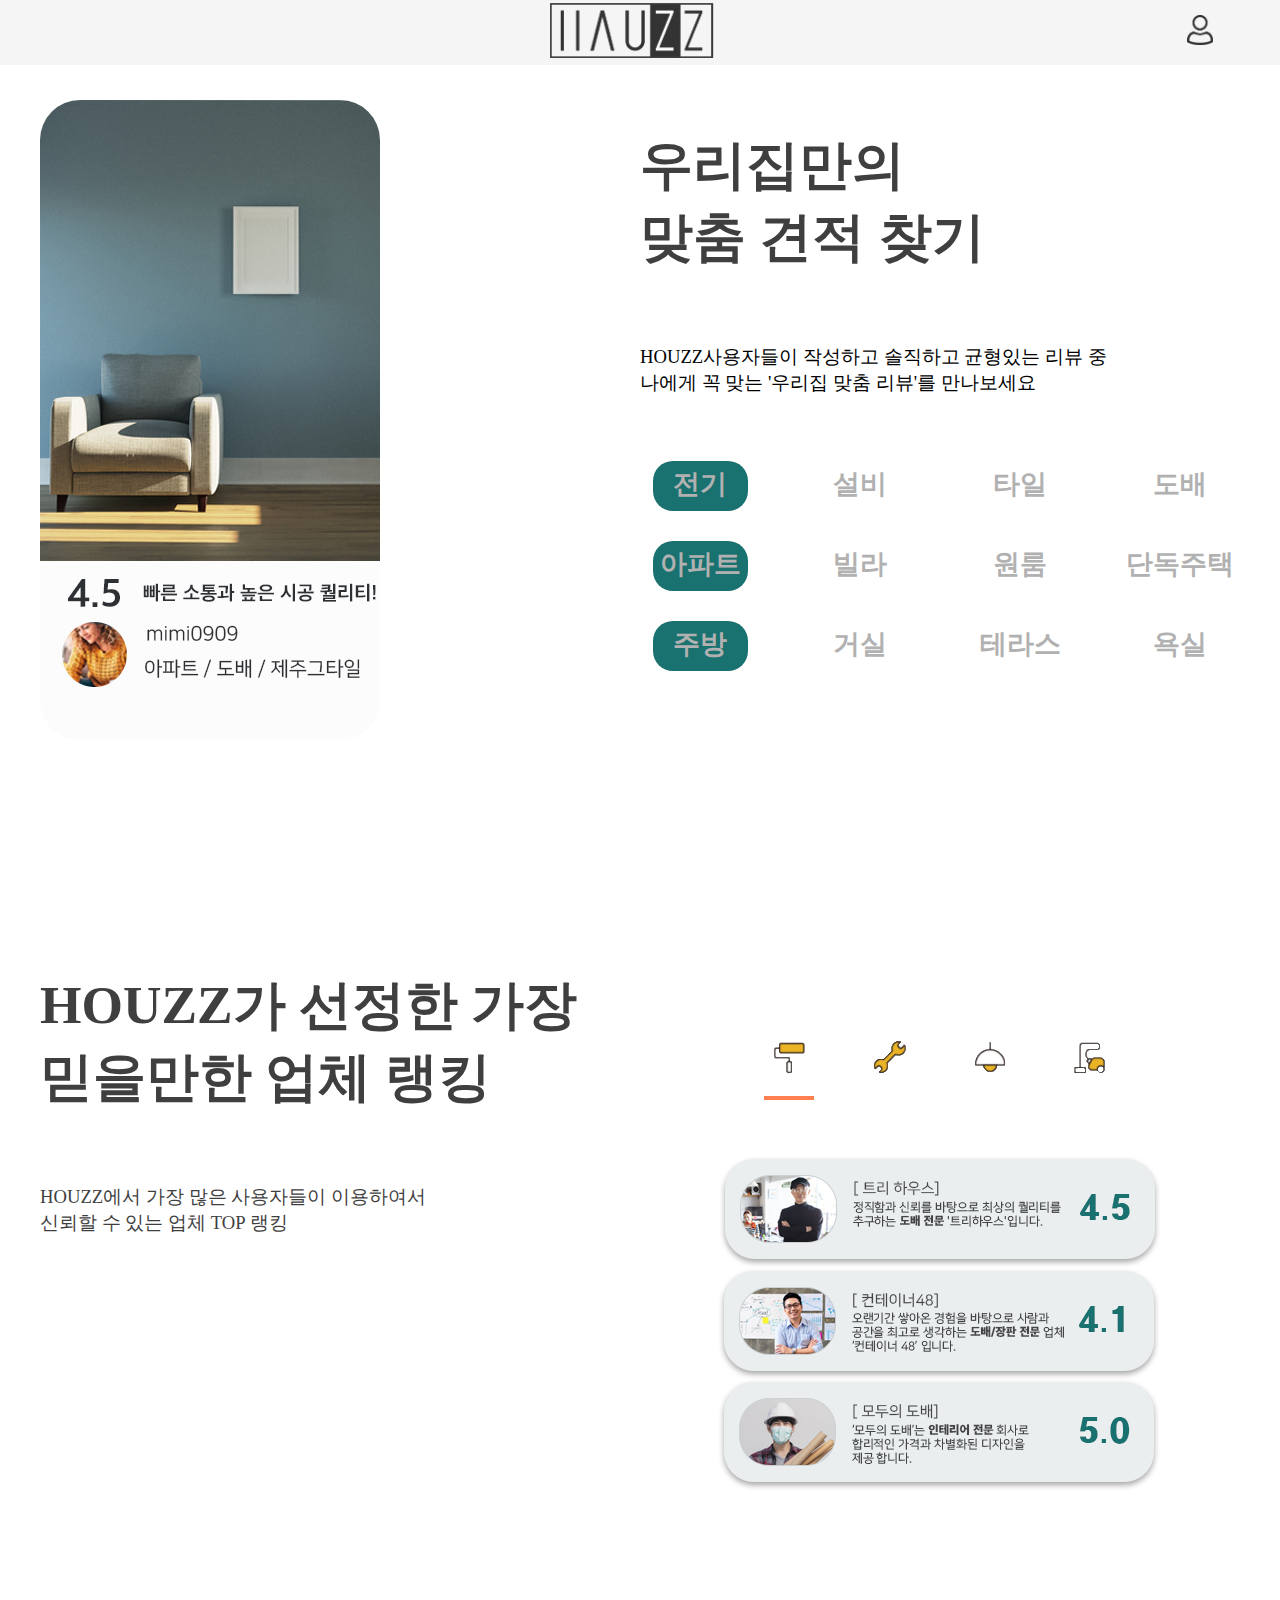
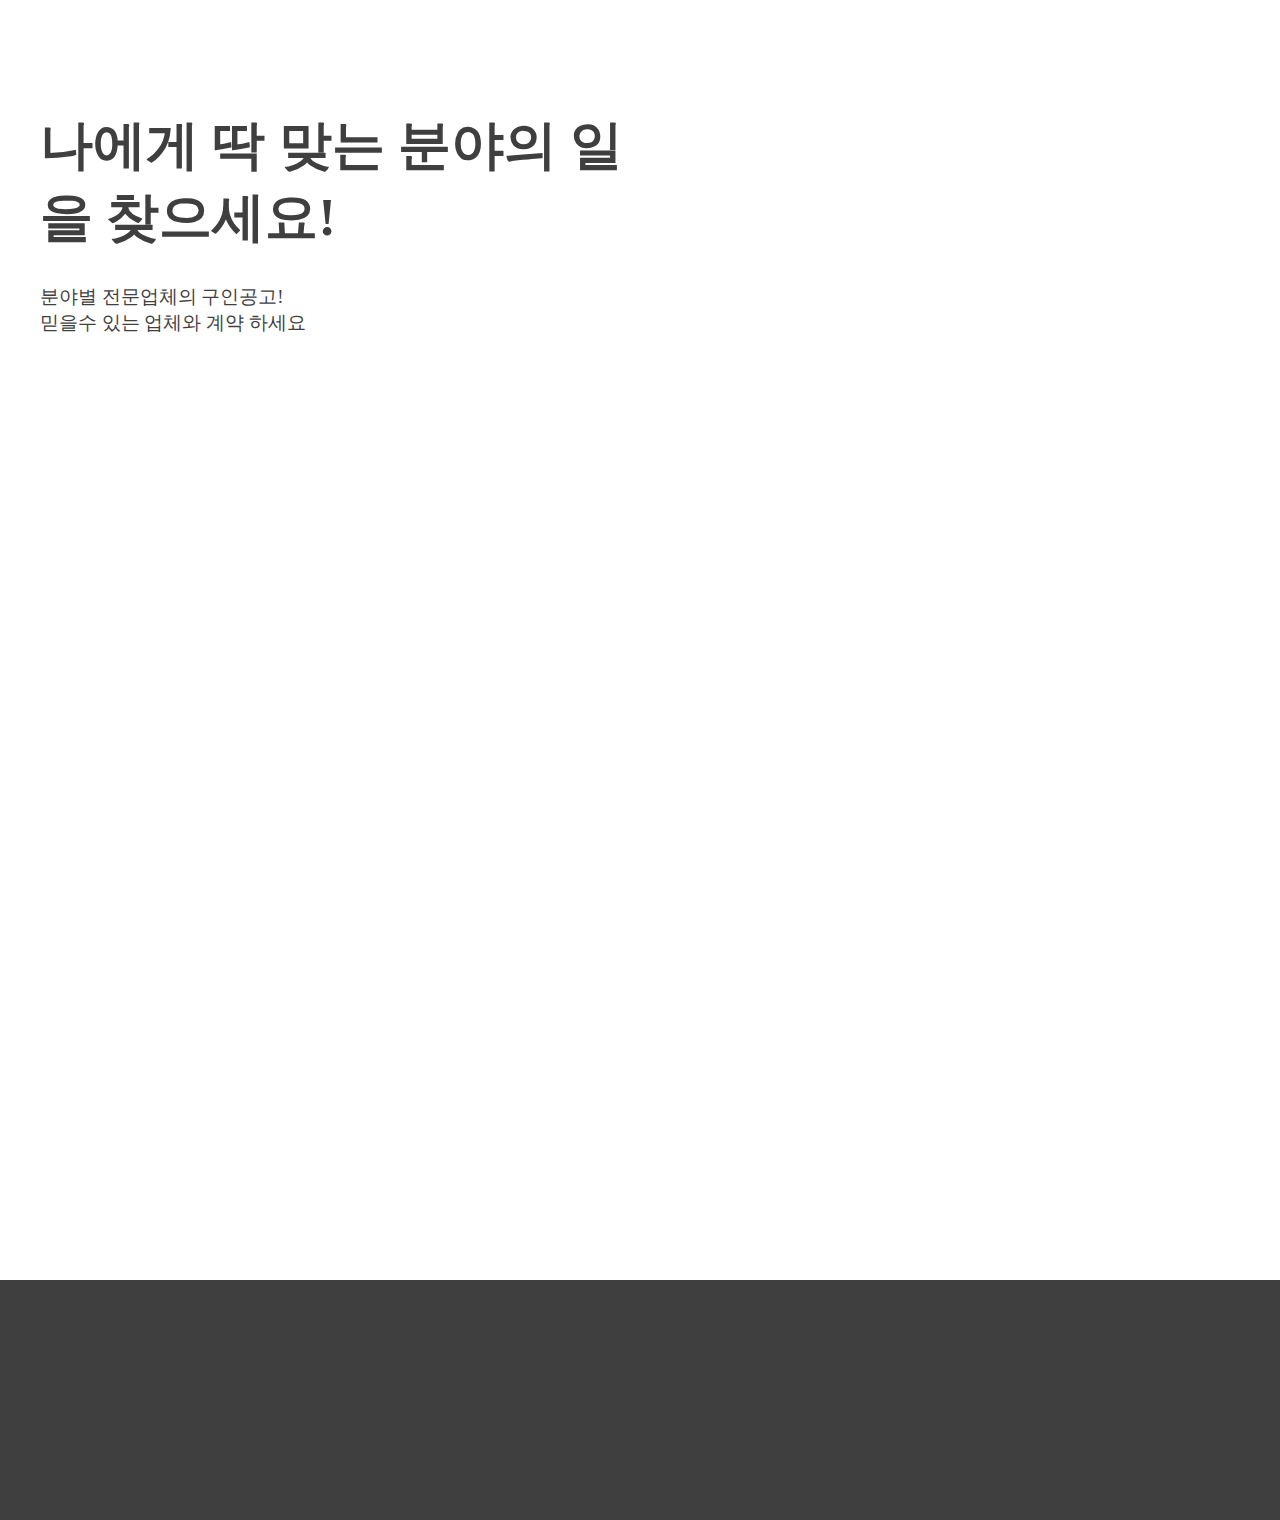
<file: index.html>
<!DOCTYPE html>
    <html lang="en">
    <head>
        <meta charset="UTF-8">
        <meta http-equiv="X-UA-Compatible" content="IE=edge">
        <meta name="viewport" content="width=device-width, initial-scale=1.0">
        <link rel="stylesheet" href="css/main.css">
        <title>Document</title>
    </head>
    <body>
        <header>
            <div class="logo_box">
                <a href="http://#">
                    <img src="imgs/logo.png" alt="logo">
                </a>
            </div>
            <div class="login_box">
                <a href="http://#">
                    <img src="imgs/user.png" alt="user">
                </a>
            </div>
        </header>
        <div class="content">
            <div class="wrap">
                <!-- <div class="usertype_box">
                    <img src="imgs/main.jpg" alt="usertype">
                </div> -->
                <!-- 유저박스 -->
                <div class="user_box">
                    <div class="left">
                        <!-- slide -->
                        <div class="slide">
                            <li><img src="imgs/review1.jpg" alt="" srcset=""></li>
                            <li><img src="imgs/review1.jpg" alt="" srcset=""></li>
                            <li><img src="imgs/review1.jpg" alt="" srcset=""></li>
                        </div>
                    </div>
                    <div class="right">
                        <h1 class="text">
                            우리집만의 <br>맞춤 견적 찾기
                        </h1>
                        <h2>
                            HOUZZ사용자들이 작성하고 솔직하고 균형있는 리뷰 중<br>
                            나에게 꼭 맞는 '우리집 맞춤 리뷰'를 만나보세요
                        </h2>
                        <div class="slide">
                            <ul class="main">
                                <li>
                                    <ul class="sub">
                                        <div class="btn">&nbsp;</div>
                                        <li>전기</li>
                                        <li>설비</li>
                                        <li>타일</li>
                                        <li>도배</li>
                                    </ul>
                                </li>
                                <li>
                                    <ul class="sub">
                                        <div class="btn">&nbsp;</div>
                                        <li>아파트</li>
                                        <li>빌라</li>
                                        <li>원룸</li>
                                        <li>단독주택</li>
                                    </ul>
                                </li>
                                <li>
                                    <ul class="sub">
                                        <div class="btn">&nbsp;</div>
                                        <li>주방</li>
                                        <li>거실</li>
                                        <li>테라스</li>
                                        <li>욕실</li>
                                    </ul>
                                </li>
                            </ul>
                        </div>
                    </div>
                </div>
                <!--사업체 박스-->
                <div class="company_box">
                    <div class="left">
                        <h1 class="text">HOUZZ가 선정한 가장 믿을만한 업체 랭킹</h1>
                        <h2 class="text">HOUZZ에서 가장 많은 사용자들이 이용하여서 
                            <br>신뢰할 수 있는 업체 TOP 랭킹</h2>
                    </div>
                    <div class="right">
                        <ul class="categore">
                            <div class="under_var"></div>
                            <li><img src="imgs/icon/도배.jpg" alt="도배"></li>
                            <li><img src="imgs/icon/설비.jpg" alt="설비"></li>
                            <li><img src="imgs/icon/전기.jpg" alt="전기"></li>
                            <li><img src="imgs/icon/청소.jpg" alt="청소"></li>
                        </ul>
                        <div class="tab">
                            <li><img src="imgs/company/도배.jpg" alt="도배"></li>
                            <li><img src="imgs/company/설비.jpg" alt="설비"></li>
                            <li><img src="imgs/company/전기.jpg" alt="전기"></li>
                            <li><img src="imgs/company/청소.jpg" alt="청소"></li>
                        </div>
                    </div>
                </div>
                <!-- 구직자 박스 -->
                <div class="job_box">
                    <div class="left">
                        <h1 class="text">나에게 딱 맞는 분야의 일을 찾으세요!</h1>
                        <h2 class="text">분야별 전문업체의 구인공고!  <br>믿을수 있는 업체와 계약 하세요</h2>
                        <img src="imgs/ｊｏｂ.jpg" alt="구직자">
                    </div>
                    <div class="right">

                    </div>
                </div>
            </div>
        </div>
        <footer>

        </footer>
        <script src="js/main.js"></script>
    </body>
    </html>
</file>
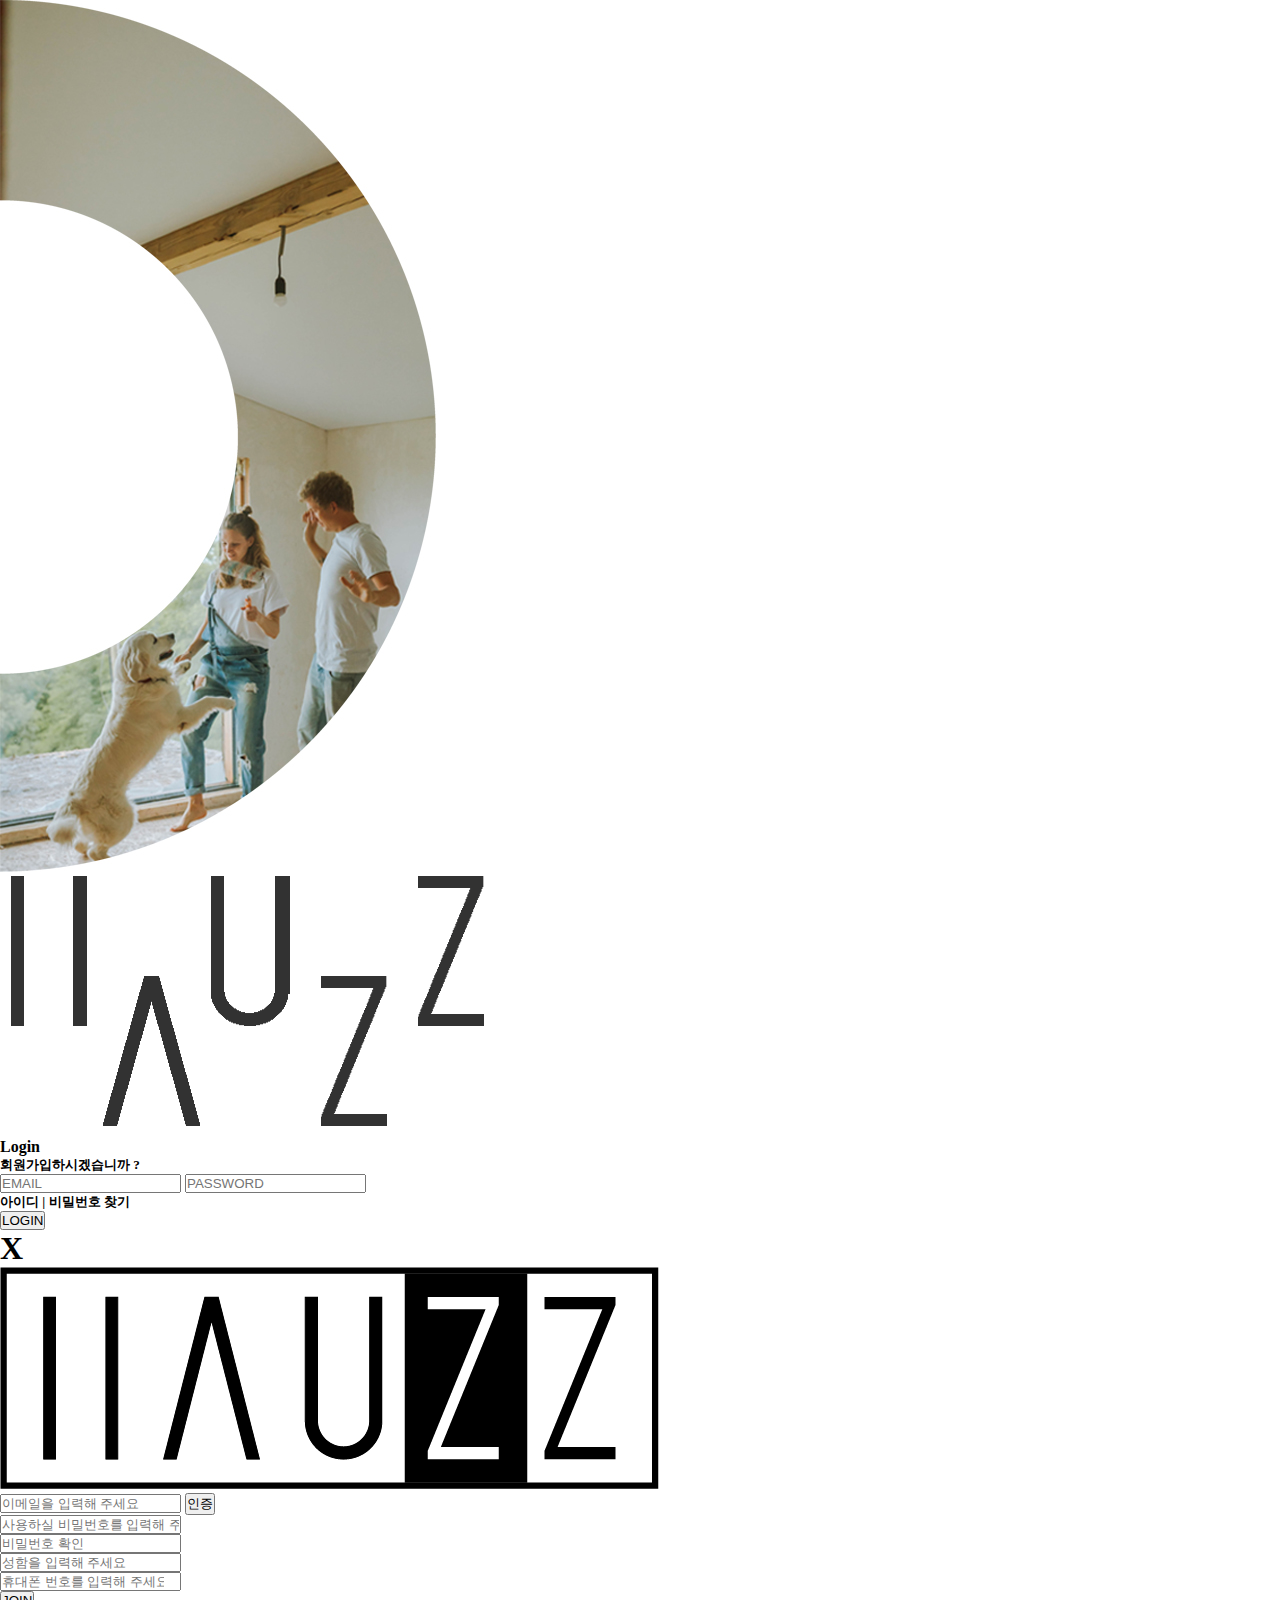
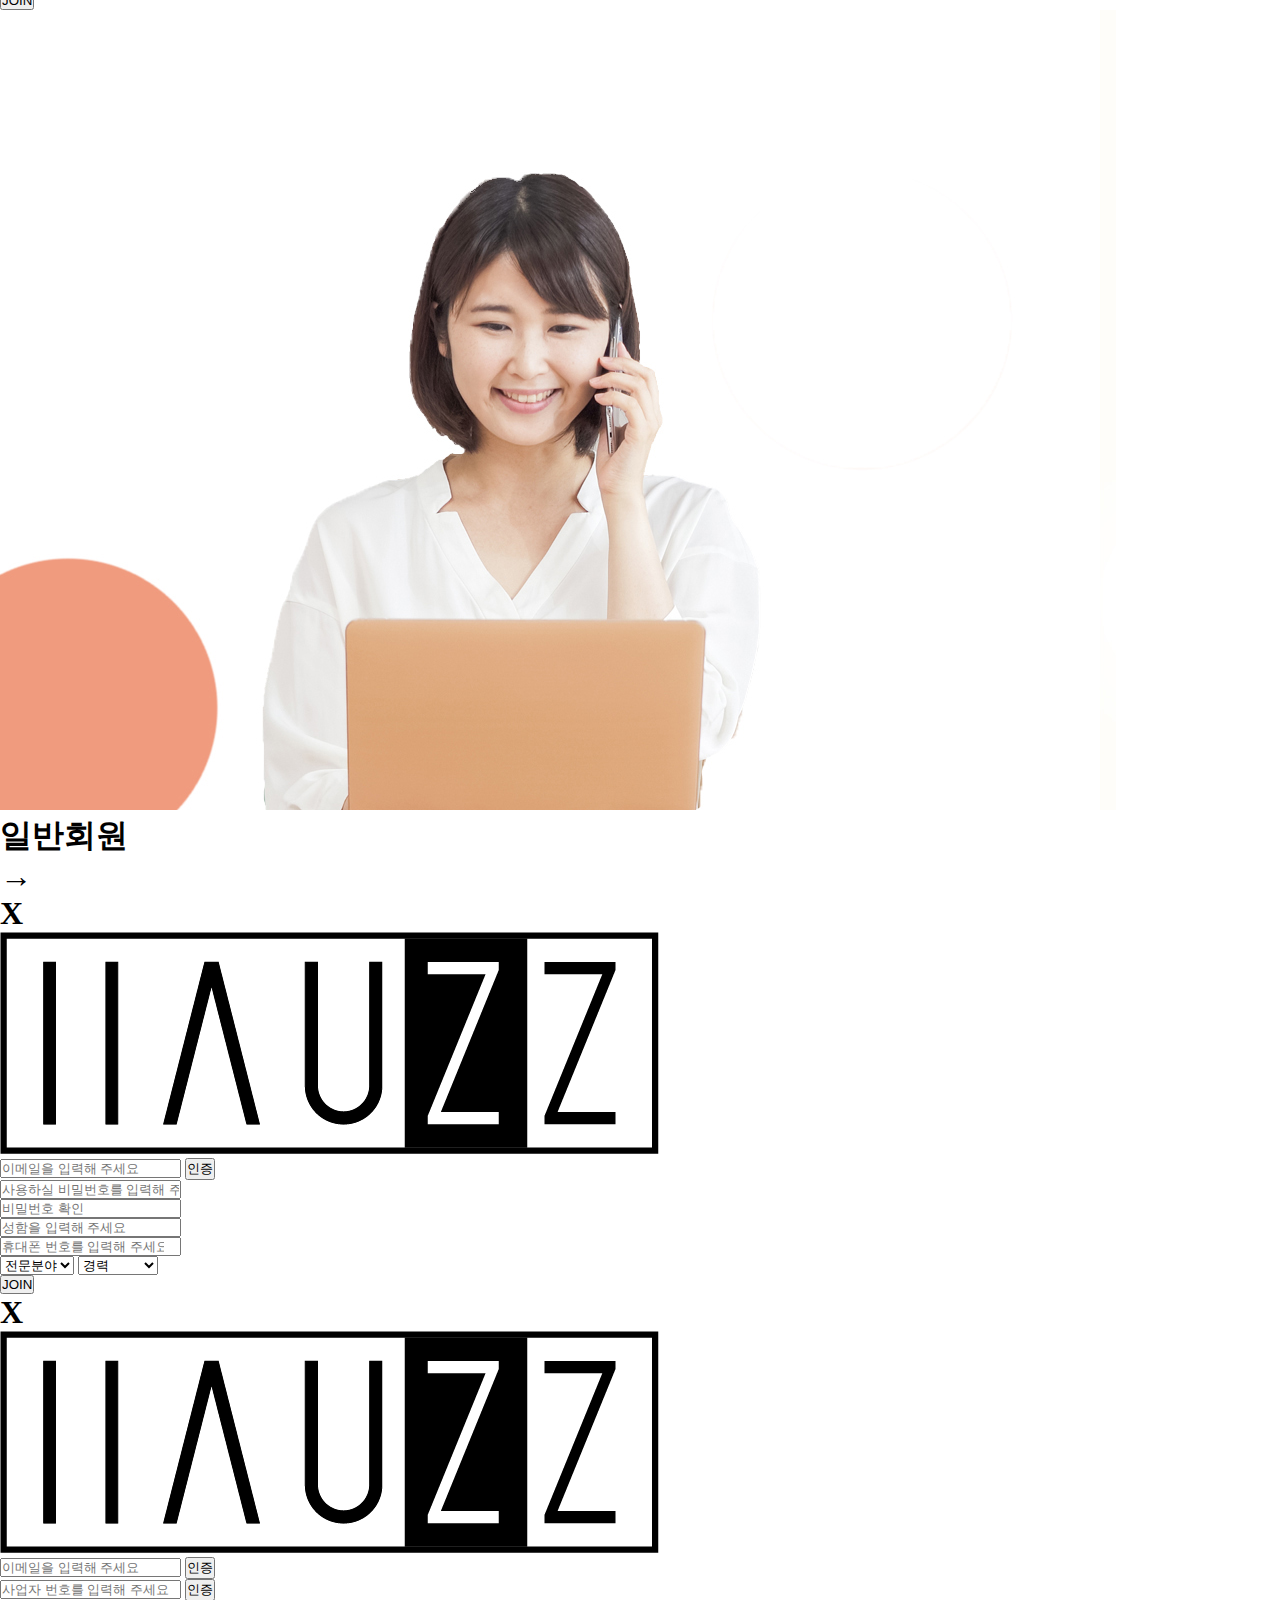
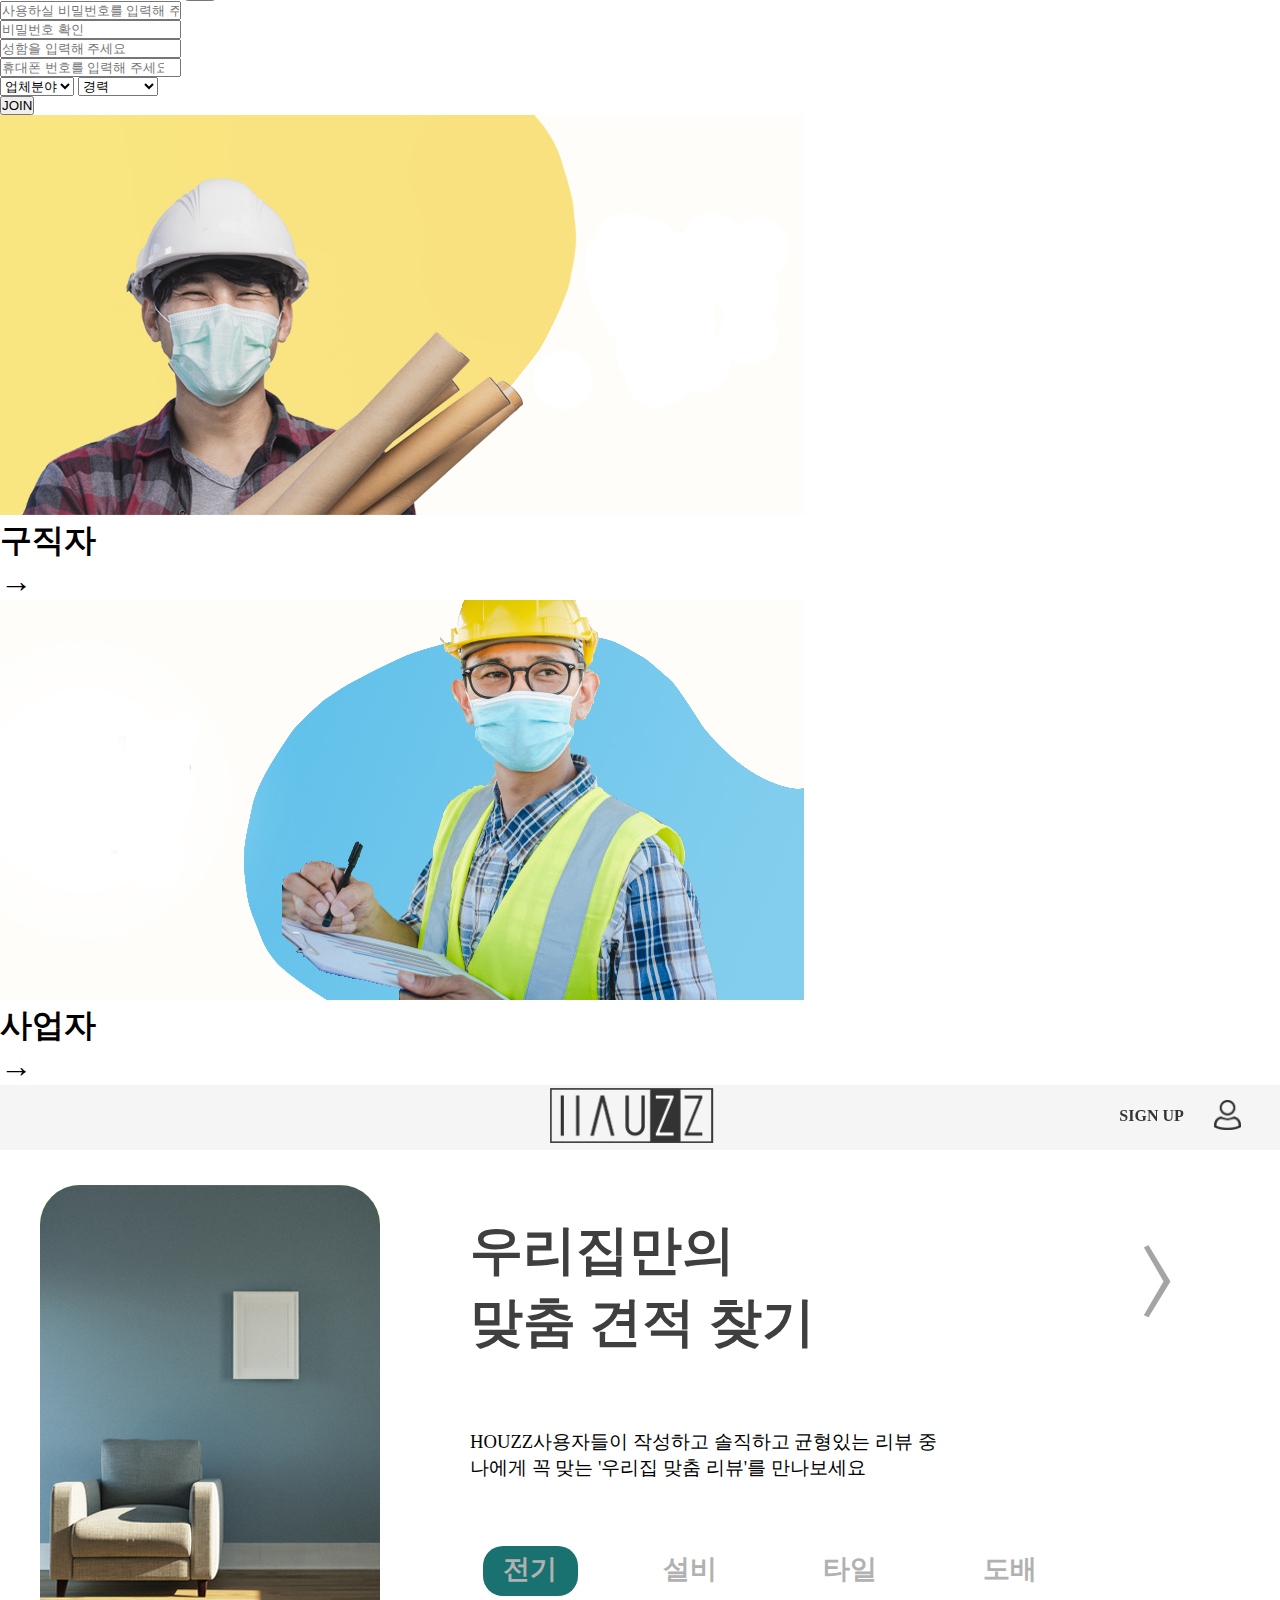
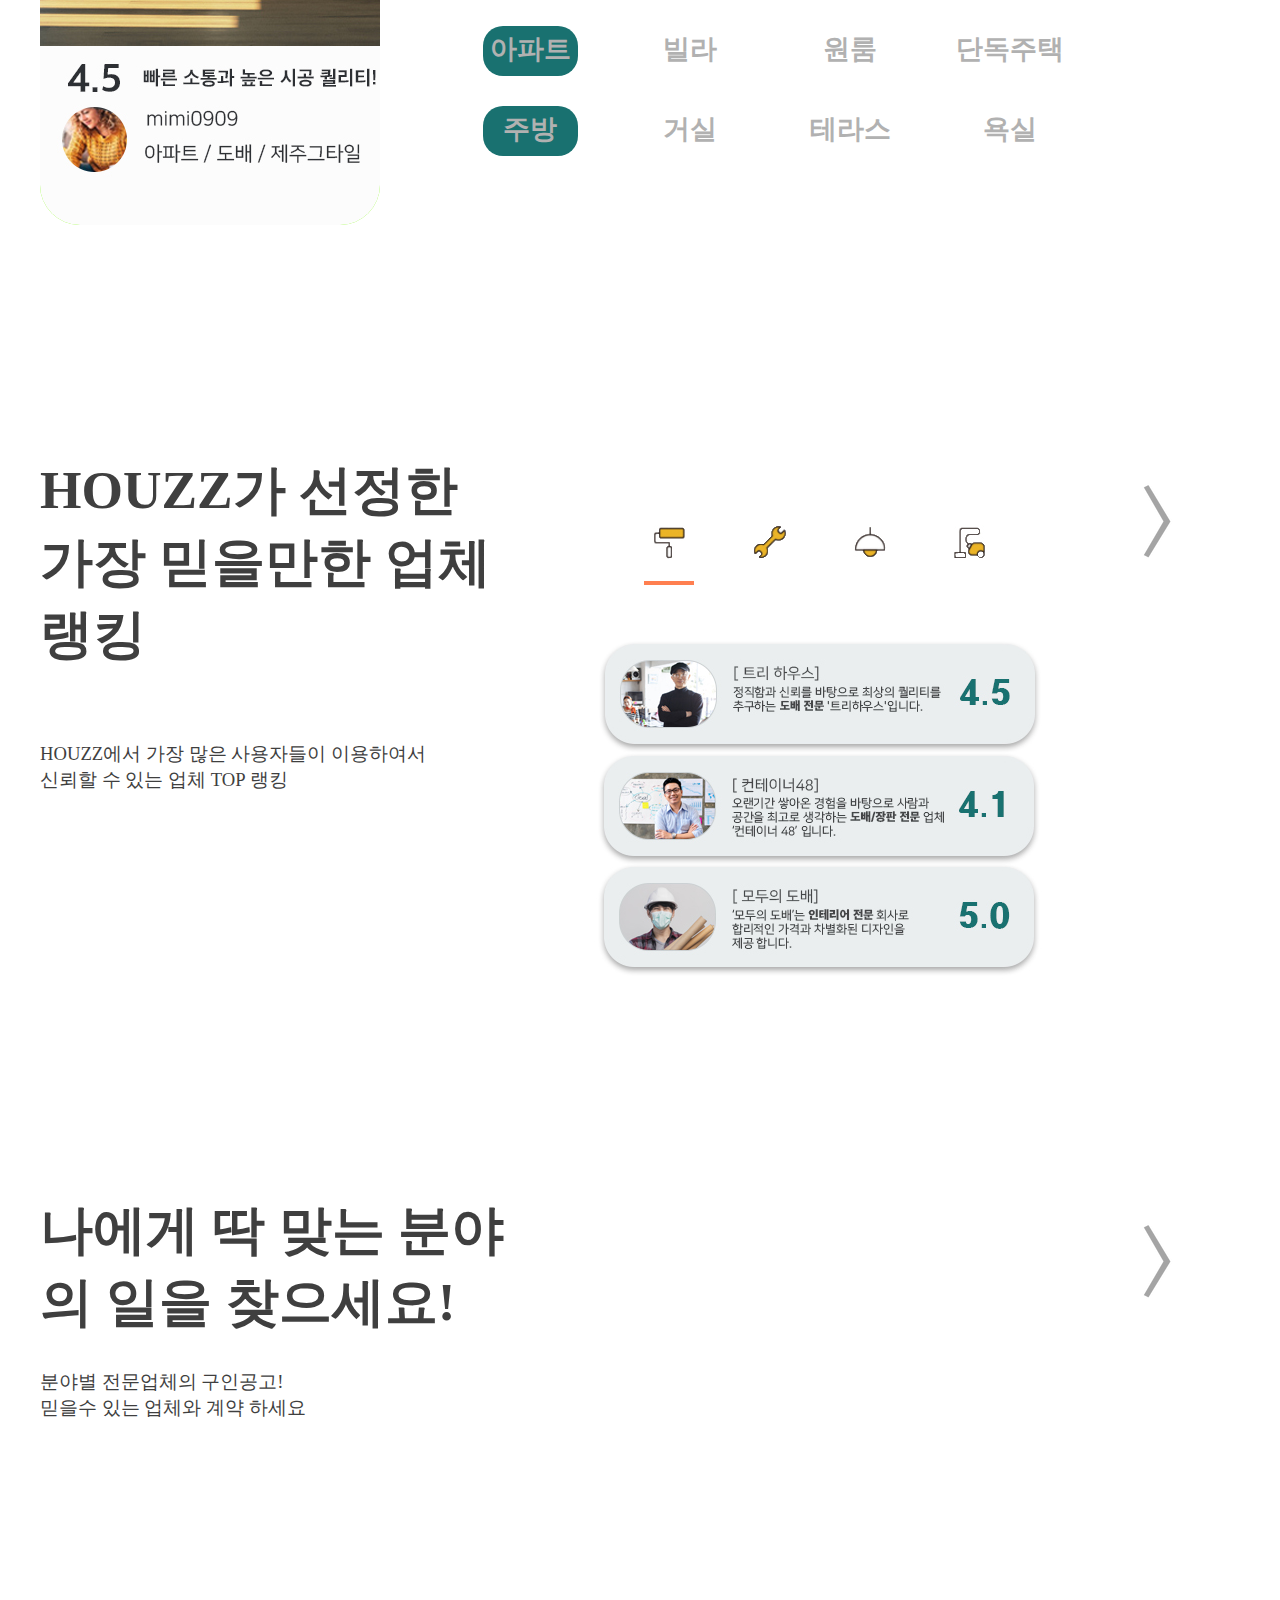
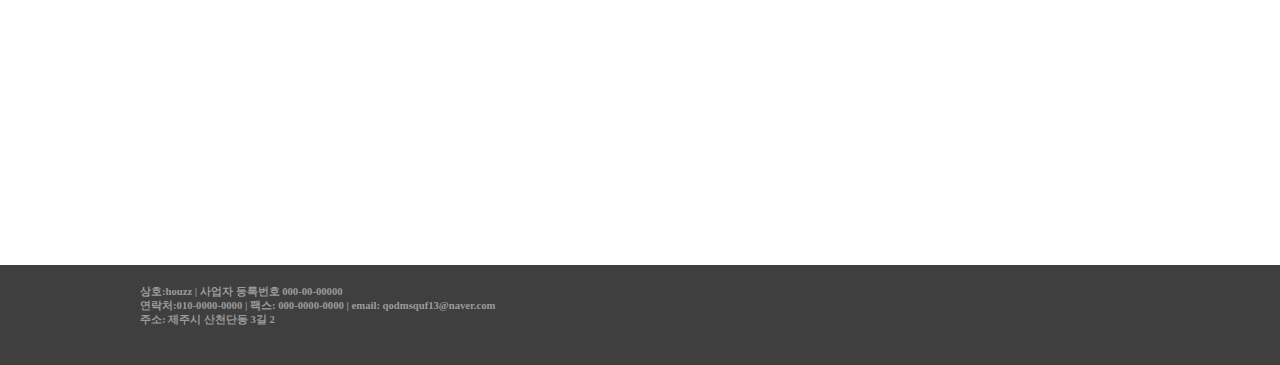
<file: app/view/main.html>
<!DOCTYPE html>
    <html lang="en">
    <head>
        <meta charset="UTF-8">
        <meta http-equiv="X-UA-Compatible" content="IE=edge">
        <meta name="viewport" content="width=device-width, initial-scale=1.0">
        <link rel="stylesheet" href="../public/css/header.css">
        <link rel="stylesheet" href="../public/css/main.css">
        <link rel="stylesheet" href="../public/css/footer.css">
        <title>houzz</title>
    </head>
    <body>
        <div class="login_bg" id="login_modal">
        
            <div class="login_modal_container">
                <div class="login_left">
                    <div class="login_img_box">
                        <a href="#"><img src="../public/imgs/join_img/login_c.jpg" alt="houzzInfo"></a>
                    </div>
                </div>
                <div class="login_right">
                    
                    <div class="login_form_box">
                        <div class="login_logo">
                            <img src="../public/imgs/line_logo.png">
                        </div>
                        <div class="log_main">
                            <div class="log_line">
                                <h4>Login</h4>
                                <h5><a href="#">회원가입하시겠습니까 ?</a> </h5>
                            </div>
                            <div class="log_input">
                                <input type="text" placeholder="EMAIL" class="log id">
                                <input type="password" placeholder="PASSWORD" class="log pw">
                            </div>
                            <div class="log_foget">
                                
                                <h5>
                                    <a href="#"> 
                                    아이디 | 비밀번호 찾기 
                                    </a>
                                </h5>
                            </div>
                            <div class="log_btn">
                                <button class="log">LOGIN</button>
                            </div>
                        </div>
                        
                    </div>
                </div>
            </div>
        </div>

        <div class="background" id="join_modal">
            <div class="join_modal_container">
                <div class="join_modal_box">

                    <div class="j_modal_left">
                        <div class="j_user_join_form">
                        
                            <div class="u_from_box">
                                <div class="x"><h1>X</h1></div>
                                <div class="u_form_logo">
                                    <img src="../public/imgs/logo_black.png" alt="form_logo">
                                </div>
                                
                                    <div class="u_main_form_box">
                                       
                                            <ul class="u_form_line">
                                            <form action="../controller/route.php?signup_form=0" method="post">
                                                <li class="u_in_list">
                                                    <input type="email" placeholder="이메일을 입력해 주세요" id="u_mail" name="email" >
                                                    <button class="search_btn user_mail">인증</button>
                                                    
                                                </li>
                                                <li class="u_in_list">
                                                    <input type="text" placeholder="사용하실 비밀번호를 입력해 주세요" id="u_id" class="input" name="pw">
                                                    
                                                </li>
                                                <li class="u_in_list">
                                                    <input type="text" placeholder="비밀번호 확인" id="u_id" class="input" name="pw_check">
                                                    <p></p>
                                                </li>
                                                <li class="u_in_list">
                                                    <input type="text" placeholder="성함을 입력해 주세요" id="u_id" class="input" name="name">
                                                    
                                                    
                                                </li>
                                                <li class="u_in_list">
                                                    <input type="number" placeholder="휴대폰 번호를 입력해 주세요" id="u_id" class="input" name="phone">
                                                    
                                                </li>
                                                <li class="u_in_list"><input type="submit" value="JOIN" class="join_btn btn_user"></li>
                                                </form>
                                            </ul>

                                     
                                    </div>
                                
                                
                            </div>
                        </div>
                        <div class="join_user_box">
                            <div class="j_user_img">
                                <img src="../public/imgs/join_img/user.jpg" alt="유저">
                            </div>
                            <div class="user_join_btn">
                                <h1 class="j_pop_title">일반회원</h1>
                                <h1 class="j_pop_arrow">→</h1>
                            </div>
                        </div>

                    </div>
                    

                    <div class="j_modal_right">

                        <div class="job_join_form">
                        
                            <div class="job_form_box">
                                <div class="j_x"><h1>X</h1></div>
                                <div class="u_form_logo">
                                    <img src="../public/imgs/logo_black.png" alt="form_logo">
                                </div>
                                
                                    <div class="u_main_form_box">
                                        <ul class="u_form_line">
                                            <form action="join_consumer.php" method="post" >

                                            <li class="u_in_list">
                                                <input type="email" placeholder="이메일을 입력해 주세요" id="u_mail" name="j_email">
                                                <button class="search_btn job_mail">인증</button>
                                                
                                            </li>
                                            <li class="u_in_list">
                                                <input type="text" placeholder="사용하실 비밀번호를 입력해 주세요" id="u_id" class="input" name="j_pw">
                                                
                                            </li>
                                            <li class="u_in_list">
                                                <input type="text" placeholder="비밀번호 확인" id="u_id" class="input" name="j_pw_check">
                                                <p></p>
                                            </li>
                                            <li class="u_in_list">
                                                <input type="email" placeholder="성함을 입력해 주세요" id="u_id" class="input" name="j_name">
                                                
                                                
                                            </li>
                                            <li class="u_in_list">
                                                <input type="number" placeholder="휴대폰 번호를 입력해 주세요" id="u_id" class="input" name="j_number">
                                                
                                            </li>
                                            <li class="u_in_list">
                                                <select class="job_category" name="job_category">
                                                    <option>전문분야</option>
                                                    <option>타일</option>
                                                    <option>도배</option>
                                                    <option>용접</option>
                                                    <option>청소</option>
                                                    <option>설비</option>
                                                    <option>기타</option>
                                                </select>
                                                <select class="career" name="job_career">
                                                    <option>경력</option>
                                                    <option>해당 없음</option>
                                                    <option>1년 미만</option>
                                                    <option>2년</option>
                                                    <option>3년</option>
                                                    <option>4년</option>
                                                    <option>5년</option>
                                                    <option>7년</option>
                                                    <option>8년</option>
                                                    <option>9년</option>
                                                    <option>10년 이상</option>

                                                </select>
                                                
                                            </li>
                                            <li class="u_in_list"><input type="submit" value="JOIN" class="join_btn btn_job"></li>


                                            </form>
                                        </ul>
           
                                    </div>
                                </div>

                                
                        </div>


                        <div class="com_join_form">
                        
                            <div class="com_form_box">
                                <div class="c_x"><h1>X</h1></div>
                                <div class="u_form_logo">
                                    <img src="../public/imgs/logo_black.png" alt="form_logo">
                                </div>
                                
                                    <div class="u_main_form_box">
                                        <ul class="u_form_line">
                                            <form action="join_consumer.php" method="post">
                                                <li class="c_in_list">
                                                    <input type="email" placeholder="이메일을 입력해 주세요" id="u_mail" name="com_mail">
                                                    <button class="search_btn com_mail">인증</button>
                                                    
                                                </li>
                                                <li class="c_in_list">
                                                    <input type="email" placeholder="사업자 번호를 입력해 주세요" id="u_mail" name="com_num">
                                                    <button class="search_btn com_mail">인증</button>
                                                    
                                                </li>
                                                <li class="c_in_list">
                                                    <input type="text" placeholder="사용하실 비밀번호를 입력해 주세요" id="u_id" class="input" name="com_pw">
                                                    
                                                </li>
                                                <li class="c_in_list">
                                                    <input type="text" placeholder="비밀번호 확인" id="u_id" class="input" name="com_pw_check">
                                                    <p></p>
                                                </li>
                                                <li class="c_in_list">
                                                    <input type="text" placeholder="성함을 입력해 주세요" id="u_id" class="input" name="com_name">
                                                    
                                                    
                                                </li>
                                                <li class="c_in_list">
                                                    <input type="number" placeholder="휴대폰 번호를 입력해 주세요" id="u_id" class="input" name="com_phone">
                                                    
                                                </li>
                                                <li class="c_in_list">
                                                    <select class="job_category" name="com_category">
                                                        <option>업체분야</option>
                                                        <option>타일</option>
                                                        <option>도배</option>
                                                        <option>용접</option>
                                                        <option>청소</option>
                                                        <option>설비</option>
                                                        <option>기타</option>
                                                    </select>
                                                    <select class="career" name="com_career">
                                                        <option>경력</option>
                                                        <option>해당 없음</option>
                                                        <option>1년 미만</option>
                                                        <option>2년</option>
                                                        <option>3년</option>
                                                        <option>4년</option>
                                                        <option>5년</option>
                                                        <option>7년</option>
                                                        <option>8년</option>
                                                        <option>9년</option>
                                                        <option>10년 이상</option>

                                                    </select>
                                                    
                                                </li>
                                                <li class="c_in_list"><input type="submit" value="JOIN" class="join_btn btn_com"></li>
                                            </form>
                                        </ul>
           
                                    </div>
                                </div>

                                
                        </div>

                        <div class="join_job_box">
                            <div class="j_job_img">
                                <img src="../public/imgs/join_img/job.jpg" alt="유저">
                            </div>
                            <div class="job_join_btn">
                                <h1 class="job_pop_title">구직자</h1>
                                <h1 class="job_pop_arrow">→</h1>
                            </div>
                        </div>

                        <div class="join_com_box">
                            <div class="j_com_img">
                                <img src="../public/imgs/join_img/com.jpg" alt="유저">
                            </div>
                            <div class="c_join_btn">
                                <h1 class="c_pop_title">사업자</h1>
                                <h1 class="c_pop_arrow">→</h1>
                            </div>
                        </div>

                    </div>
                    
                </div>
            </div>            
        </div>

        <header>
            <div class="logo_box">
                <a href="http://houzz.kro.kr">
                    <img src="../public/imgs/logo.png" alt="logo">
                </a>
            </div>
            <div class="login_box">
                <h4 id="sign_up"><a href="#">SIGN UP</a></h4>
                <a href="#">
                    <img src="../public/imgs/user.png" alt="user" id="login_icon">
                </a>
            </div>
        </header>
        <div class="content">
            <div class="wrap">
                <!-- <div class="usertype_box">
                    <img src="../public/imgs/main.jpg" alt="usertype">
                </div> -->
                <!-- 유저박스 -->
                <div class="user_box" id="page1">
                    <div class="left">
                        <!-- slide -->
                        <div class="slide">
                            <li><img src="../public/imgs/review1.jpg" alt="" srcset=""></li>
                            <li><img src="../public/imgs/review2.jpg" alt="" srcset=""></li>
                            <li><img src="../public/imgs/review3.jpg" alt="" srcset=""></li>
                        </div>
                    </div>
                    <div class="right">
                        <h1 class="text">
                            우리집만의 <br>맞춤 견적 찾기
                        </h1>
                        <h2>
                            HOUZZ사용자들이 작성하고 솔직하고 균형있는 리뷰 중<br>
                            나에게 꼭 맞는 '우리집 맞춤 리뷰'를 만나보세요
                        </h2>
                        <div class="slide">
                            <ul class="main">
                                <li>
                                    <ul class="sub">
                                        <div class="btn">&nbsp;</div>
                                        <li>전기</li>
                                        <li>설비</li>
                                        <li>타일</li>
                                        <li>도배</li>
                                    </ul>
                                </li>
                                <li>
                                    <ul class="sub">
                                        <div class="btn">&nbsp;</div>
                                        <li>아파트</li>
                                        <li>빌라</li>
                                        <li>원룸</li>
                                        <li>단독주택</li>
                                    </ul>
                                </li>
                                <li>
                                    <ul class="sub">
                                        <div class="btn">&nbsp;</div>
                                        <li>주방</li>
                                        <li>거실</li>
                                        <li>테라스</li>
                                        <li>욕실</li>
                                    </ul>
                                </li>
                            </ul>
                        </div>
                    </div>
                    <div class="nextpage">
                        <a href="#page2">
                            <img src="../public/imgs/화살표.webp" alt="">
                        </a>
                    </div>
                </div>
                <!--사업체 박스-->
                <div class="company_box" id="page2">

                    <div class="left">
                        <h1 class="text">HOUZZ가 선정한 가장 믿을만한 업체 랭킹</h1>
                        <h2 class="text">HOUZZ에서 가장 많은 사용자들이 이용하여서 
                            <br>신뢰할 수 있는 업체 TOP 랭킹</h2>
                    </div>
                    <div class="right">
                        <ul class="categore">
                            <div class="under_var"></div>
                            <li><img src="../public/imgs/icon/도배.jpg" alt="도배"></li>
                            <li><img src="../public/imgs/icon/설비.jpg" alt="설비"></li>
                            <li><img src="../public/imgs/icon/전기.jpg" alt="전기"></li>
                            <li><img src="../public/imgs/icon/청소.jpg" alt="청소"></li>
                        </ul>
                        <div class="tab">
                            <li><img src="../public/imgs/company/도배.jpg" alt="도배"></li>
                            <li><img src="../public/imgs/company/설비.jpg" alt="설비"></li>
                            <li><img src="../public/imgs/company/전기.jpg" alt="전기"></li>
                            <li><img src="../public/imgs/company/청소.jpg" alt="청소"></li>
                        </div>
                    </div>
                    <div class="nextpage">
                        <a href="#page3">
                            <img src="../public/imgs/화살표.webp" alt="">
                        </a>
                    </div>
                </div>
                <!-- 구직자 박스 -->
                <div class="job_box" id="page3">
                    <div class="left">
                        <h1 class="text">나에게 딱 맞는 분야의 일을 찾으세요!</h1>
                        <h2 class="text">분야별 전문업체의 구인공고!  <br>믿을수 있는 업체와 계약 하세요</h2>
                        <img src="../public/imgs/job_list.jpg" alt="구직자">
                    </div>
                    <div class="right">

                    </div>
                    <div class="nextpage">
                        <a href="#page1">
                            <img src="../public/imgs/화살표.webp" alt="">
                        </a>
                    </div>
                </div>
            </div>
        </div>
        <footer>
            <div class="text">
                <h4>상호:houzz | 사업자 등록번호 000-00-00000</h4>
                <h4>연락처:010-0000-0000 | 팩스: 000-0000-0000 | email: qodmsquf13@naver.com</h4>
                <h4>주소: 제주시 산천단동 3길 2</h4>
            </div>
        </footer>
        <script src="../public/js/main.js"></script>
    </body>
    </html>
</file>
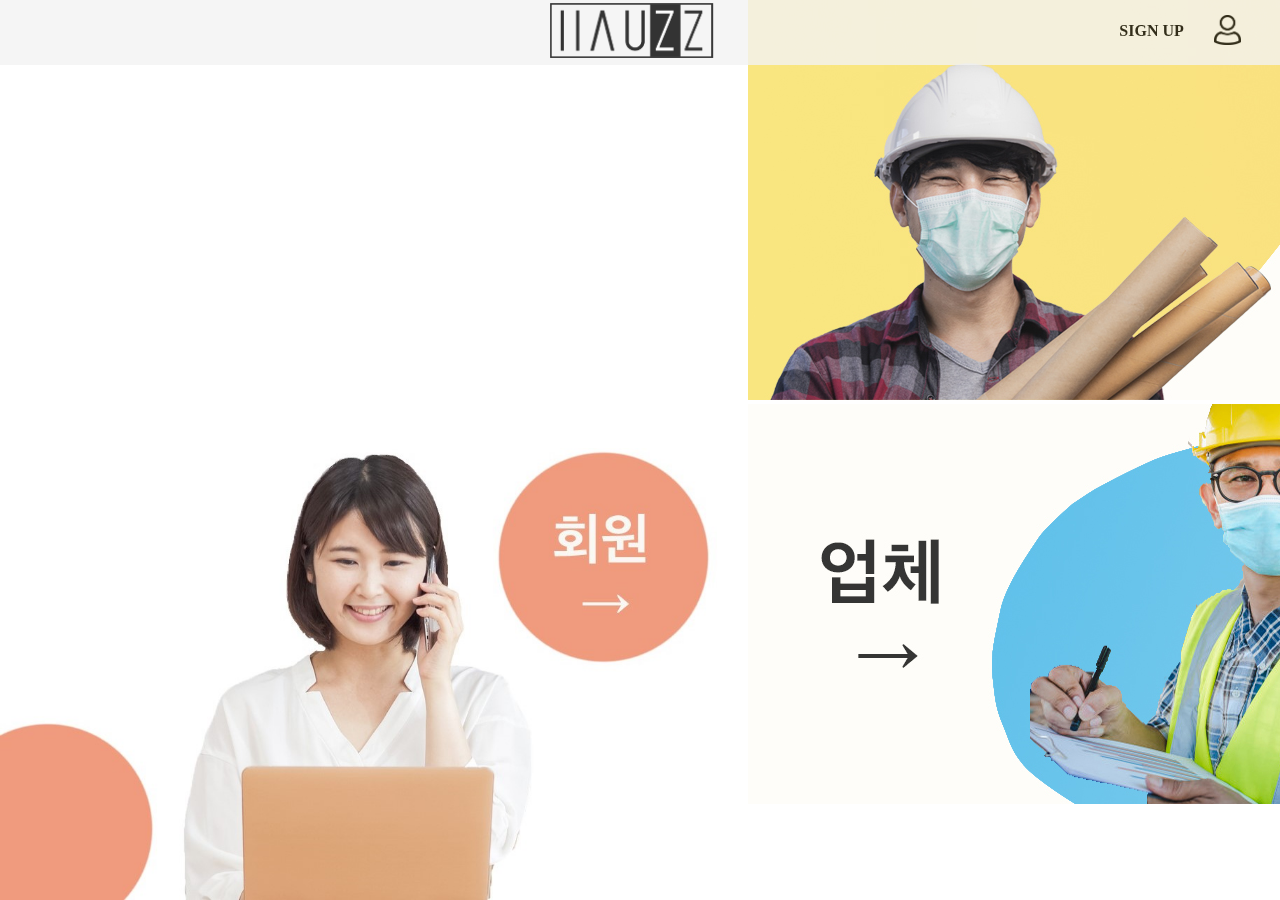
<file: app/view/signup.html>
<!DOCTYPE html>
<html lang="en">
<head>
    <meta charset="UTF-8">
    <meta http-equiv="X-UA-Compatible" content="IE=edge">
    <meta name="viewport" content="width=device-width, initial-scale=1.0">
    <title>Document</title>
    <link rel="stylesheet" href="../public/css/header.css">
    <link rel="stylesheet" href="../public/css/signup.css">
</head>
<body>
    <header>
        <div class="logo_box">
            <a href="http://#">
                <img src="../public/imgs/logo.png" alt="logo">
            </a>
        </div>
        <div class="login_box">
            <h4><a href="">SIGN UP</a></h4>
            <a href="http://#">
                <img src="../public/imgs/user.png" alt="user">
            </a>
        </div>
    </header>

    <div class="content">
        <div class="signup">
            <div class="left">
                <div class="consumer">
                    <a href="http://">
                        <img src="../public/imgs/consumer.jpg" alt="소비자">
                    </a>
                </div>
            </div>
            <div class="right">
                <div class="job">
                    <a href="http://">
                        <img src="../public/imgs/job.jpg" alt="구직자">
                    </a>
                </div>
                <div class="company">
                    <a href="">
                        <img src="../public/imgs/company.jpg" alt="전문업체">
                    </a>
                </div>
            </div>
        </div>
    </div>
</body>
</html>
</file>
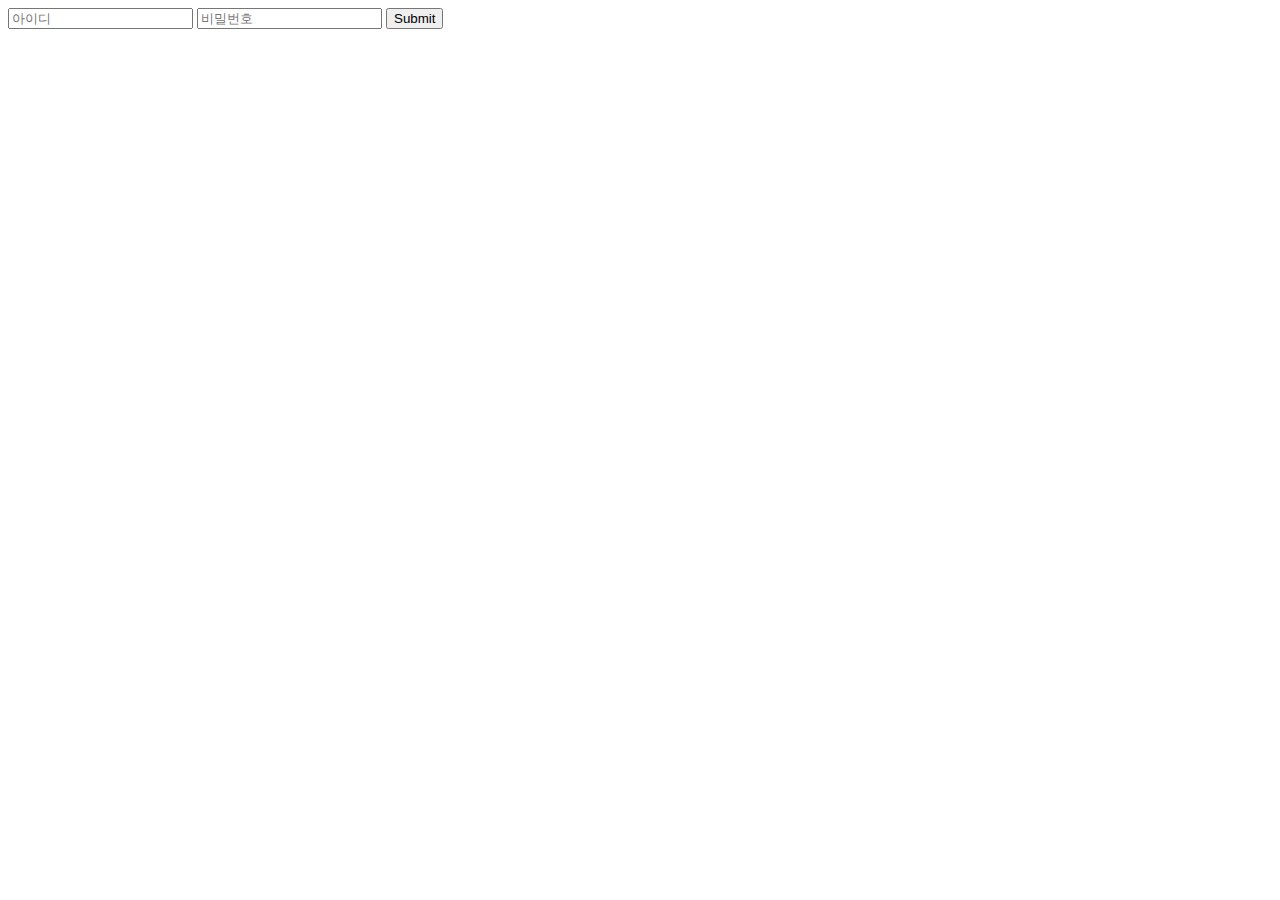
<file: app/view/signup_form.html>
<!DOCTYPE html>
<html lang="en">
<head>
    <meta charset="UTF-8">
    <meta http-equiv="X-UA-Compatible" content="IE=edge">
    <meta name="viewport" content="width=device-width, initial-scale=1.0">
    <title>Document</title>
</head>
<body>
    <form action="../controller/route.php?signup_form=0" method="post">
        <input type="text" id="id" class="id" name="id" placeholder="아이디">
        <input type="pw" id="pw" class="pw" name="pw" placeholder="비밀번호">
        <input type="submit">
    </form>
</body>
</html>
</file>
<file: css/main.css>
*{
    margin: 0;
    padding: 0;
    list-style: none;
}
.claer{
    clear: both;
    float: inherit;
    position: inherit;
}
.wrap{
    width: 1200px;
    position: relative;
}
a{
    color: inherit;
    text-decoration-line: none;
}
.text{
    color: rgb(63, 63, 63);
}
body{
    width: 100%;
}
header{
    position:fixed;
    width: 100%;
    height: 65px;
    background-color: rgb(243, 243, 243);
    display: flex;
    justify-content: center;
    z-index: 997;
    opacity: 0.8;
}
.logo_box{
    margin-top: 3px;
    width: 180px;
    height: inherit;
    overflow: hidden;
}
.logo_box img{
    width: auto;
    height: 55px;

}
.login_box{
    position: absolute;
    right: 30px;
    width:100px;
    height:inherit;
    overflow: hidden;
    display: flex;
    justify-content: center;
    top: 15px;
}
.login_box img{
    margin-top: 0px;
    width: auto;
    height: 30px;
    z-index: 998;
}

/* 바디시작 콘텐츠 시작* widht 1700 */
.content{
    display: flex;
    justify-content: center;
}
.user_box,.company_box,.job_box{
    margin-top: 100px;
    display: flex;
    justify-content: center;
    height: 640px;
    position: relative;
}
.left{
    width:50%;
    position: relative;
}
.user_box .left .slide{
    /* 폰 사진 이미지 슬라이드 */
margin-left: 0px; 
width: 340px;
height: 640px;
border-radius: 40px;
background-color: lawngreen;
display: flex;
justify-content: left;
overflow: hidden;
box-shadow: 10px, 10px,10px,10px;
}
.slide>li{
    animation: leftSlide 10s ease infinite;
    transition: 1.5s;
}
@keyframes leftSlide{

    0%,30%{
        transform: translateX(0);
    }
    45%,60%{
        transform: translateX(-100%);
    }
    70%,100%{
        transform: translateX(-200%);
    }
}
.right{
    width: 50%;
    position: relative;
}
.user_box h1,.company_box h1,.job_box h1{
    margin-top: 30px;
    font-size: 40pt;
}
.user_box h2{
    margin-top: 70px;
    font-size:14pt;
    font-weight: lighter;
}
.user_box .right .slide{
    margin-top: 60px;
    width: 600px;
    height: 300px;
}
.user_box .slide .main{
    width: 600px;
    height: 180px;
}
.user_box .slide .main li{
    margin-top: 10px;
    text-align: center;
    font-size: 20pt;
    font-weight: bold;
    font-family: inherit;
}
.user_box .slide .sub{
    position: relative;
    display: flex;
    justify-content: space-between;
}
.user_box .slide .sub li{
    position: relative;
    width: 120px;
    height: 60px;
    display: flex;
    justify-content: center;
    z-index:2;
    color: rgb(177, 177, 177);
    transition: all 0.8s;
}
.btn{
    position: absolute;
    width:95px;
    height: 50px;
    background-color: #197170;
    z-index:1;
    top: 5px;
    border-radius: 20px;
    transition: ALL 1.0S;
    margin-left: 13px;
}

.company_box{
    margin-top: 200px;
}
.company_box h2{
    font-size: 14pt;
    font-weight: lighter;
    margin-top: 70px;
}
.job_box{
    height: 700px;
}
.job_box h2{
    font-size: 14pt;
    font-weight: lighter;
    margin-top: 30px;
}

.job_box .left img{
    opacity: 0;
    top: 0px;
    position: absolute;
    transition: all 2s;
}
.categore{
    margin-top: 100px;
    display: flex;
    justify-content: space-between;
    width: 400px;
    height: 50px;
    justify-content:left;
    position: relative;
    margin-left: 100px;
}
.under_var{
    width: 50px;
    height: 4px;
    background-color: coral;
    position: absolute;
    bottom: -10px;
    left: 24px;
    transition: all 0.6s;
    /* border-radius: 20%px; */
}
.categore li{
    width: 100px;
    height: 50px;
    cursor: pointer;
    text-align: center;
}
.company_box .tab{
    margin-top: 60px;
    margin-left: 50px;
    width: 500px;
    overflow: hidden;

}
.company_box .tab li{
    position: absolute;
    /* left: 600px; */
    width: all;
    height: all;
    transition: all 1s;
    opacity: 0;
}


footer{
    margin-top: 500px;
    width: 100%;
    height: 240px;
    background-color: rgb(63, 63, 63);
    bottom: 0px;
}
</file>
<file: app/public/css/header.css>
*{
    margin: 0;
    padding: 0;
    list-style: none;
    scroll-behavior:smooth;
}
.claer{
    clear: both;
    float: inherit;
    position: inherit;
}
.wrap{
    width: 1200px;
    position: relative;
}
a{
    color: inherit;
    text-decoration-line: none;
}
.text{
    color: rgb(63, 63, 63);
}
body{
    width: 100%;
}
header{
    position:fixed;
    width: 100%;
    height: 65px;
    background-color: rgb(243, 243, 243);
    display: flex;
    justify-content: center;
    z-index: 997;
    opacity: 0.8;
}
.logo_box{
    margin-top: 3px;
    width: 180px;
    height: inherit;
    overflow: hidden;
}
.logo_box img{
    width: auto;
    height: 55px;

}
.login_box{
    position: absolute;
    right: 30px;
    width:140px;
    height:inherit;
    overflow: hidden;
    display: flex;
    justify-content: center;
    top: 15px;
}
.login_box h4{
    margin-right: 30px;
    line-height: 2;
}
.login_box img{
    margin-top: 0px;
    width: auto;
    height: 30px;
    z-index: 998;
}

::-webkit-scrollbar { display: none; transition: all 2s; scroll-behavior:smooth;}
</file>
<file: app/public/css/main.css>
/* 바디시작 콘텐츠 시작* widht 1700 */
.content{
    display: flex;
    justify-content: center;
}
.user_box,.company_box,.job_box{
    margin-top: 100px;
    display: flex;
    justify-content: center;
    height: 640px;
    position: relative;
}
.left{
    width:50%;
    position: relative;
}

.user_box .left .slide{
    /* 폰 사진 이미지 슬라이드 */
margin-left: 0px; 
width: 340px;
height: 640px;
border-radius: 40px;
background-color: lawngreen;
display: flex;
justify-content: left;
overflow: hidden;
box-shadow: 10px, 10px,10px,10px;
}
.slide>li{
    animation: leftSlide 10s ease infinite;
    transition: 1.5s;
}
@keyframes leftSlide{

    0%,30%{
        transform: translateX(0);
    }
    45%,60%{
        transform: translateX(-100%);
    }
    70%,100%{
        transform: translateX(-200%);
    }
}
.right{
    width: 50%;
    position: relative;
}
.user_box h1,.company_box h1,.job_box h1{
    margin-top: 30px;
    font-size: 40pt;
}
.user_box h2{
    margin-top: 70px;
    font-size:14pt;
    font-weight: lighter;
}
.user_box .right .slide{
    margin-top: 60px;
    width: 600px;
    height: 300px;
}
.user_box .slide .main{
    width: 600px;
    height: 180px;
}
.user_box .slide .main li{
    margin-top: 10px;
    text-align: center;
    font-size: 20pt;
    font-weight: bold;
    font-family: inherit;
}
.user_box .slide .sub{
    position: relative;
    display: flex;
    justify-content: space-between;
}
.user_box .slide .sub li{
    position: relative;
    width: 120px;
    height: 60px;
    display: flex;
    justify-content: center;
    z-index:2;
    color: rgb(177, 177, 177);
    transition: all 0.8s;
}
.btn{
    position: absolute;
    width:95px;
    height: 50px;
    background-color: #197170;
    z-index:1;
    top: 5px;
    border-radius: 20px;
    transition: ALL 1.0S;
    margin-left: 13px;
}

.company_box{
    margin-top: 200px;
}
.company_box h2{
    font-size: 14pt;
    font-weight: lighter;
    margin-top: 70px;
}
.job_box{
    height: 700px;
}
.job_box h2{
    font-size: 14pt;
    font-weight: lighter;
    margin-top: 30px;
}

.job_box .left img{
    opacity: 0;
    top: 0px;
    position: absolute;
    transition: all 2s;
}
.categore{
    margin-top: 100px;
    display: flex;
    justify-content: space-between;
    width: 400px;
    height: 50px;
    justify-content:left;
    position: relative;
    margin-left: 100px;
}
.under_var{
    width: 50px;
    height: 4px;
    background-color: coral;
    position: absolute;
    bottom: -10px;
    left: 24px;
    transition: all 0.6s;
    /* border-radius: 20%px; */
}
.categore li{
    width: 100px;
    height: 50px;
    cursor: pointer;
    text-align: center;
}
.company_box .tab{
    margin-top: 60px;
    margin-left: 50px;
    width: 500px;
    overflow: hidden;

}
.company_box .tab li{
    position: absolute;
    /* left: 600px; */
    width: all;
    height: all;
    transition: all 1s;
    opacity: 0;
}


footer{
    margin-top: 500px;
    width: 100%;
    height: 240px;
    background-color: rgb(63, 63, 63);
    bottom: 0px;
}

@media (max-width:375px){   
    .content{
        justify-content:inherit
    }
    .user_box, .company_box, .job_box{
        margin: 30px auto;
        width:100vh;
        height:1280px;
        display:grid;
        grid-template-rows:1fr;
        
    }
  
}
</file>
<file: app/public/css/footer.css>
footer{
    margin-top: 0px;
    width: 100%;
    height: 100px;
    background-color: rgb(63, 63, 63);
    bottom: 0px;
    overflow: hidden;
    display: flex;
    justify-content: center;
    z-index: 990;
    position: relative;
}
footer .text{
    margin-top: 20px;
    width: 1000px;
    color: rgb(155, 155, 155);
    font-size: 8pt;

}
</file>
<file: app/public/css/signup.css>
.content{
    display: flex;
    justify-content: center;
    width: 100%;
    /* height: 100%; */
}
 .signup_box{
    margin-top: 65px;
    width: 100%;
    height: 82.4vh;
    overflow: hidden;
    position: relative;
}

.left{
    position: absolute;
    left: 0;
    top: 0;
    width: 60%;
    height: 100%;

}
.left img{
    position: absolute;
    bottom: 0%;
    width: 100%;
    height: auto;
}
.right{
    position: absolute;
    right: 20px;
    top: 0;
    width: 40%;
    height: 100%;


}
.job_box{
    width: 100%;
    height: 50%;
    background-color: red;

}
.company_box{
    width: 100%;
    height: 50%;

}
/* 
.left{
    width: 63%;
    height: 100%;
    background-color: antiquewhite;
}
.consumer_box{
    width: 100%;
    height: 50%;
    position:relative;
    margin-top:22%;
}
.left .consumer_box img{
    width: 100%;
    height: auto;
}


.right{
    width: 37%;
    height: 100%;
}

.company_box,.job_box{
    width: 100%;
    height: 50%;
    position:relative;
} 

.right .job_box img{
    width: 100%;
    height: auto;
} 

.right .company_box img{
    width: 100%;
    height: auto;
} */
</file>
